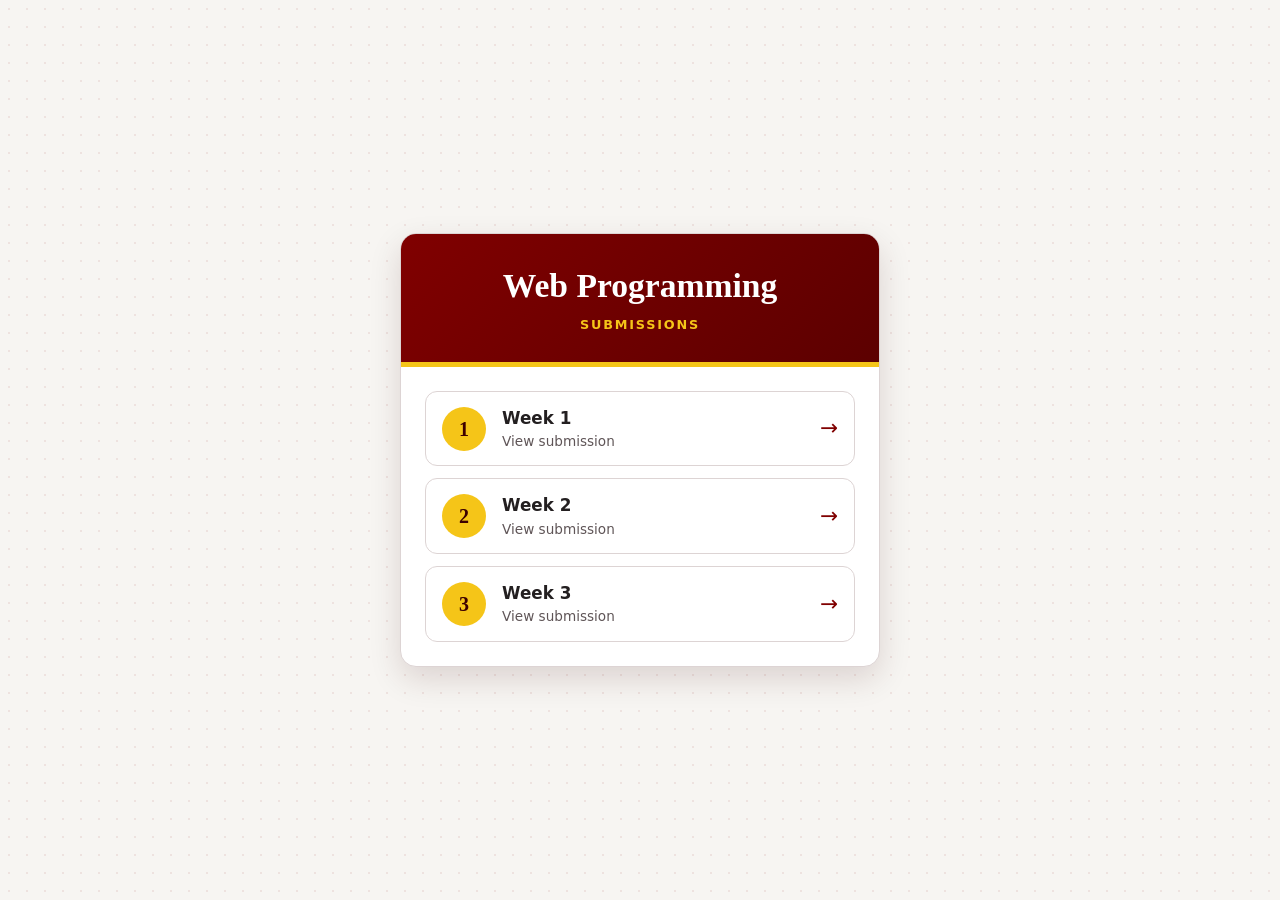
<file: index.html>
<!DOCTYPE html>
<html lang="en">
<head>
  <meta charset="utf-8">
  <meta name="viewport" content="width=device-width, initial-scale=1">
  <meta name="description" content="Weekly submissions for Web Programming.">
  <meta name="theme-color" content="#800000">
  <title>Web Programming</title>
  <link rel="icon" type="image/png" href="https://www.pup.edu.ph/resources/images/logo.png">
  <style>
    :root {
      --brand: #800000;
      --brand-dark: #5c0000;
      --accent: #f5c518;
      --on-accent: #3d0000;
      --page: #f7f5f2;
      --dot: rgba(128, 0, 0, .08);
      --surface: #ffffff;
      --text: #231f20;
      --muted: #5f5557;
      --link: #800000;
      --border: #ddd4d4;
      color-scheme: light dark;
    }

    * { box-sizing: border-box; }

    body {
      margin: 0;
      min-height: 100vh;
      display: grid;
      place-items: center;
      padding: 24px 16px;
      font-family: "Segoe UI", system-ui, -apple-system, Roboto, sans-serif;
      line-height: 1.5;
      color: var(--text);
      background-color: var(--page);
      background-image: radial-gradient(var(--dot) 1px, transparent 1.5px);
      background-size: 18px 18px;
    }

    /* The card */
    main {
      width: 100%;
      max-width: 480px;
      background: var(--surface);
      border: 1px solid var(--border);
      border-radius: 16px;
      overflow: hidden;
      box-shadow: 0 12px 32px rgba(60, 0, 0, .14);
    }

    header {
      background: linear-gradient(135deg, var(--brand), var(--brand-dark));
      border-bottom: 5px solid var(--accent);
      color: #ffffff;
      text-align: center;
      padding: 32px 24px 28px;
    }
    h1 {
      font-family: Georgia, "Times New Roman", serif;
      font-size: clamp(1.6rem, 7vw, 2.1rem);
      line-height: 1.2;
      margin: 0;
    }
    header p {
      margin: 8px 0 0;
      color: var(--accent);
      font-size: .8rem;
      font-weight: 700;
      letter-spacing: .14em;
      text-transform: uppercase;
    }

    /* Week links */
    ul {
      list-style: none;
      display: grid;
      gap: 12px;
      margin: 0;
      padding: 24px;
    }
    a {
      display: flex;
      align-items: center;
      gap: 16px;
      padding: 14px 16px;
      border: 1px solid var(--border);
      border-radius: 12px;
      color: var(--text);
      text-decoration: none;
      transition: transform .2s, border-color .2s, box-shadow .2s;
    }
    a:hover {
      border-color: var(--link);
      box-shadow: 0 6px 16px rgba(60, 0, 0, .14);
      transform: translateY(-2px);
    }
    a:focus-visible {
      outline: 3px solid var(--accent);
      outline-offset: 2px;
    }

    .number {
      flex: none;
      display: grid;
      place-items: center;
      width: 44px;
      height: 44px;
      border-radius: 50%;
      background: var(--accent);
      color: var(--on-accent);
      font-family: Georgia, "Times New Roman", serif;
      font-size: 1.25rem;
      font-weight: 700;
    }
    .label { display: grid; }
    .label strong { font-size: 1.05rem; }
    .label small { color: var(--muted); font-size: .85rem; }
    .arrow {
      margin-left: auto;
      color: var(--link);
      font-size: 1.35rem;
      transition: transform .2s;
    }
    a:hover .arrow { transform: translateX(4px); }

    /* Small phones: less spacing so the text stays on one line */
    @media (max-width: 380px) {
      ul { padding: 16px; }
      a { gap: 12px; padding: 12px; }
    }

    @media (prefers-color-scheme: dark) {
      :root {
        --brand: #8f1d24;
        --brand-dark: #6e1218;
        --page: #171112;
        --dot: rgba(255, 255, 255, .06);
        --surface: #251a1c;
        --text: #f1e7e8;
        --muted: #c9b6b8;
        --link: #f5c518;
        --border: #4a3436;
      }
    }

    @media (prefers-reduced-motion: reduce) {
      a, .arrow { transition: none; }
      a:hover, a:hover .arrow { transform: none; }
    }
  </style>
</head>
<body>
  <main>
    <header>
      <h1>Web Programming</h1>
      <p>Submissions</p>
    </header>

    <nav aria-label="Weekly submissions">
      <ul>
        <li>
          <a href="Week%201/index.html">
            <span class="number" aria-hidden="true">1</span>
            <span class="label"><strong>Week 1</strong><small>View submission</small></span>
            <span class="arrow" aria-hidden="true">&rarr;</span>
          </a>
        </li>
        <li>
          <a href="Week%202/index.html">
            <span class="number" aria-hidden="true">2</span>
            <span class="label"><strong>Week 2</strong><small>View submission</small></span>
            <span class="arrow" aria-hidden="true">&rarr;</span>
          </a>
        </li>
        <li>
          <a href="Week%203/index.html">
            <span class="number" aria-hidden="true">3</span>
            <span class="label"><strong>Week 3</strong><small>View submission</small></span>
            <span class="arrow" aria-hidden="true">&rarr;</span>
          </a>
        </li>
      </ul>
    </nav>
  </main>
</body>
</html>
</file>
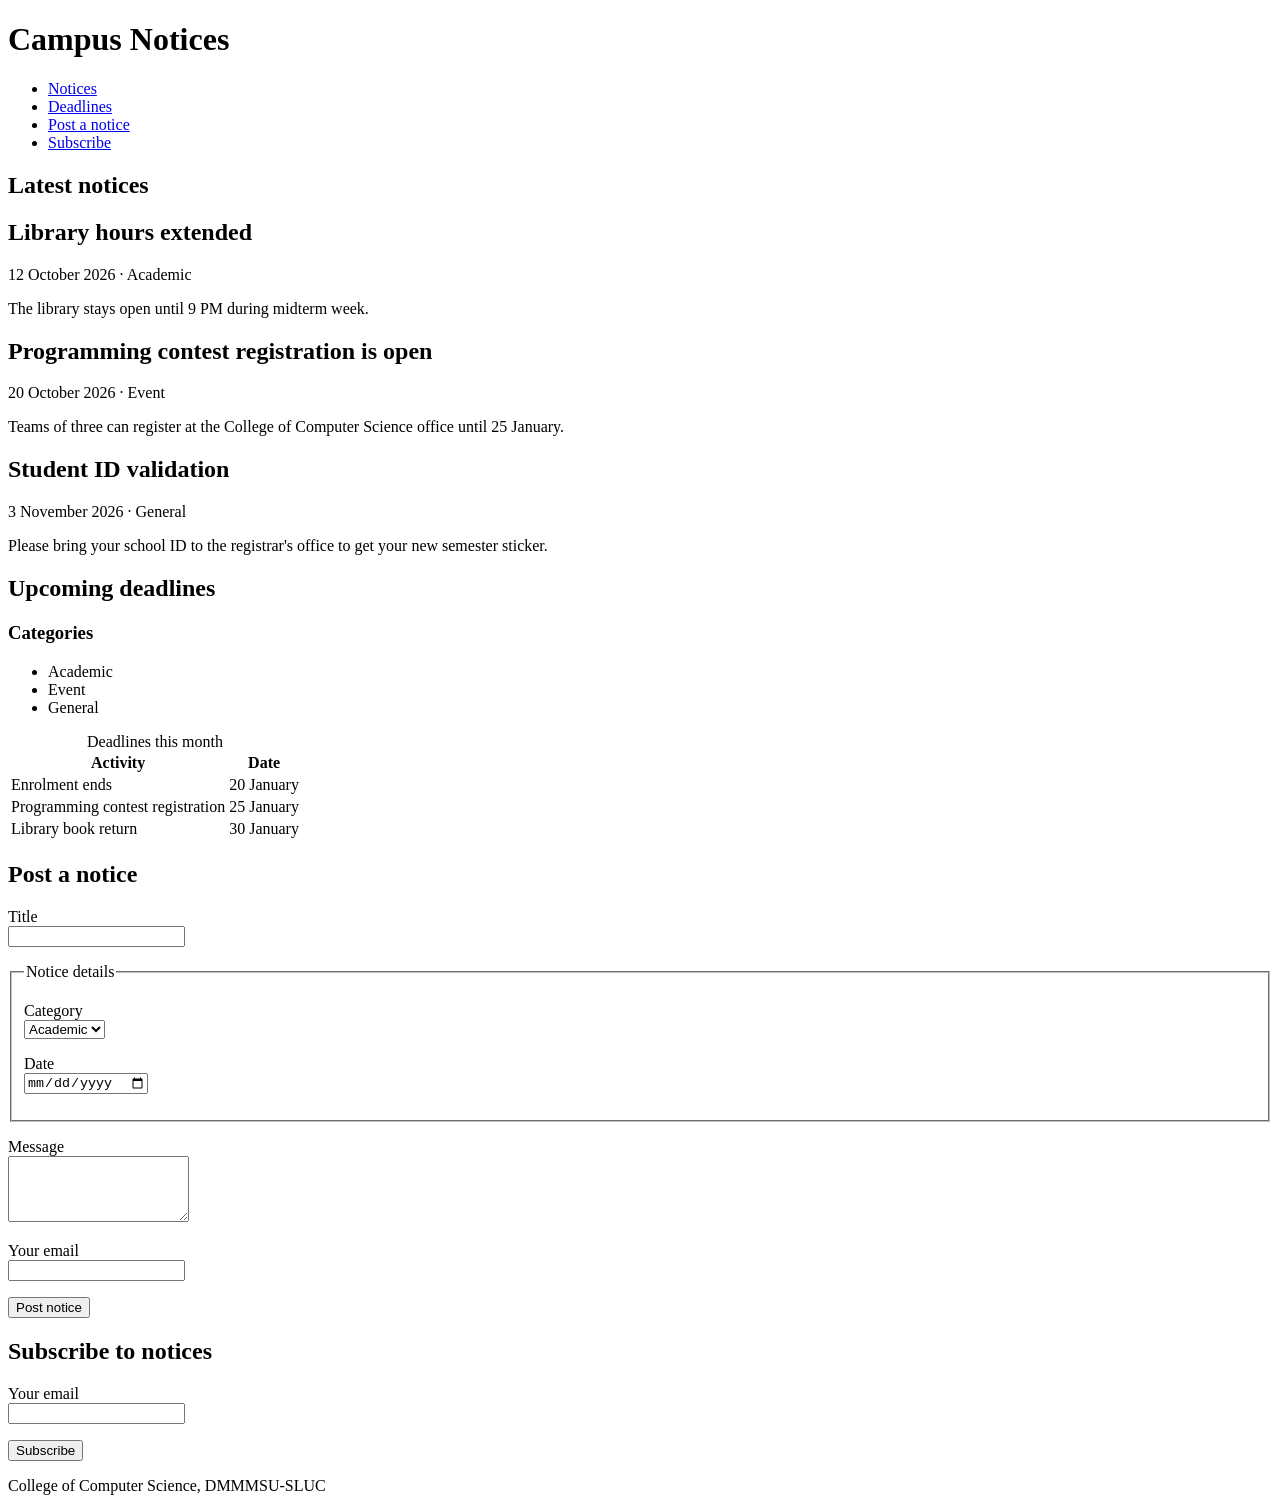
<file: Week 1/index.html>
<!DOCTYPE html>
<html lang="en">
<head>
  <meta charset="utf-8">
  <meta name="viewport" content="width=device-width, initial-scale=1">
  <meta name="description" content="Campus notices, upcoming deadlines and a form to post a notice.">
  <title>Campus Notices</title>
</head>
<body>
  <header>
    <h1>Campus Notices</h1>
    <nav aria-label="Main">
      <ul>
        <li><a href="#notices">Notices</a></li>
        <li><a href="#deadlines">Deadlines</a></li>
        <li><a href="#submit">Post a notice</a></li>
        <li><a href="#subscribe">Subscribe</a></li>
      </ul>
    </nav>
  </header>
  <main>
    <section id="notices">
      <h2>Latest notices</h2>

      <article class="notice">
        <h2>Library hours extended</h2>
        <p class="meta">
          <time datetime="2026-10-12">12 October 2026</time> · <span class="tag">Academic</span>
        </p>
        <p>The library stays open until 9 PM during midterm week.</p>
      </article>

      <article class="notice">
        <h2>Programming contest registration is open</h2>
        <p class="meta">
          <time datetime="2026-10-20">20 October 2026</time> · <span class="tag">Event</span>
        </p>
        <p>Teams of three can register at the College of Computer Science office until 25 January.</p>
      </article>

      <article class="notice">
        <h2>Student ID validation</h2>
        <p class="meta">
          <time datetime="2026-11-03">3 November 2026</time> · <span class="tag">General</span>
        </p>
        <p>Please bring your school ID to the registrar's office to get your new semester sticker.</p>
      </article>
    </section>

    <section id="deadlines">
      <h2>Upcoming deadlines</h2>

      <h3>Categories</h3>
      <ul>
        <li>Academic</li>
        <li>Event</li>
        <li>General</li>
      </ul>

      <table>
        <caption>Deadlines this month</caption>
        <thead>
          <tr><th scope="col">Activity</th><th scope="col">Date</th></tr>
        </thead>
        <tbody>
          <tr><td>Enrolment ends</td><td>20 January</td></tr>
          <tr><td>Programming contest registration</td><td>25 January</td></tr>
          <tr><td>Library book return</td><td>30 January</td></tr>
        </tbody>
      </table>
    </section>

    <section id="submit">
      <h2>Post a notice</h2>
      <form action="#" method="post">
        <p>
          <label for="title">Title</label><br>
          <input type="text" id="title" name="title" required maxlength="100">
        </p>
        <fieldset>
          <legend>Notice details</legend>
          <p>
            <label for="category">Category</label><br>
            <select id="category" name="category">
              <option value="academic">Academic</option>
              <option value="event">Event</option>
              <option value="general">General</option>
            </select>
          </p>
          <p>
            <label for="date">Date</label><br>
            <input type="date" id="date" name="date">
          </p>
        </fieldset>
        <p>
          <label for="message">Message</label><br>
          <textarea id="message" name="message" rows="4" required></textarea>
        </p>
        <p>
          <label for="email">Your email</label><br>
          <input type="email" id="email" name="email" required>
        </p>
        <button type="submit">Post notice</button>
      </form>
    </section>

    <section id="subscribe">
      <h2>Subscribe to notices</h2>
      <form action="#" method="post">
        <p>
          <label for="sub-email">Your email</label><br>
          <input type="email" id="sub-email" name="subscriber-email" required>
        </p>
        <button type="submit">Subscribe</button>
      </form>
    </section>
  </main>
  <footer>
    <p>College of Computer Science, DMMMSU-SLUC</p>
  </footer>
</body>
</html>
</file>
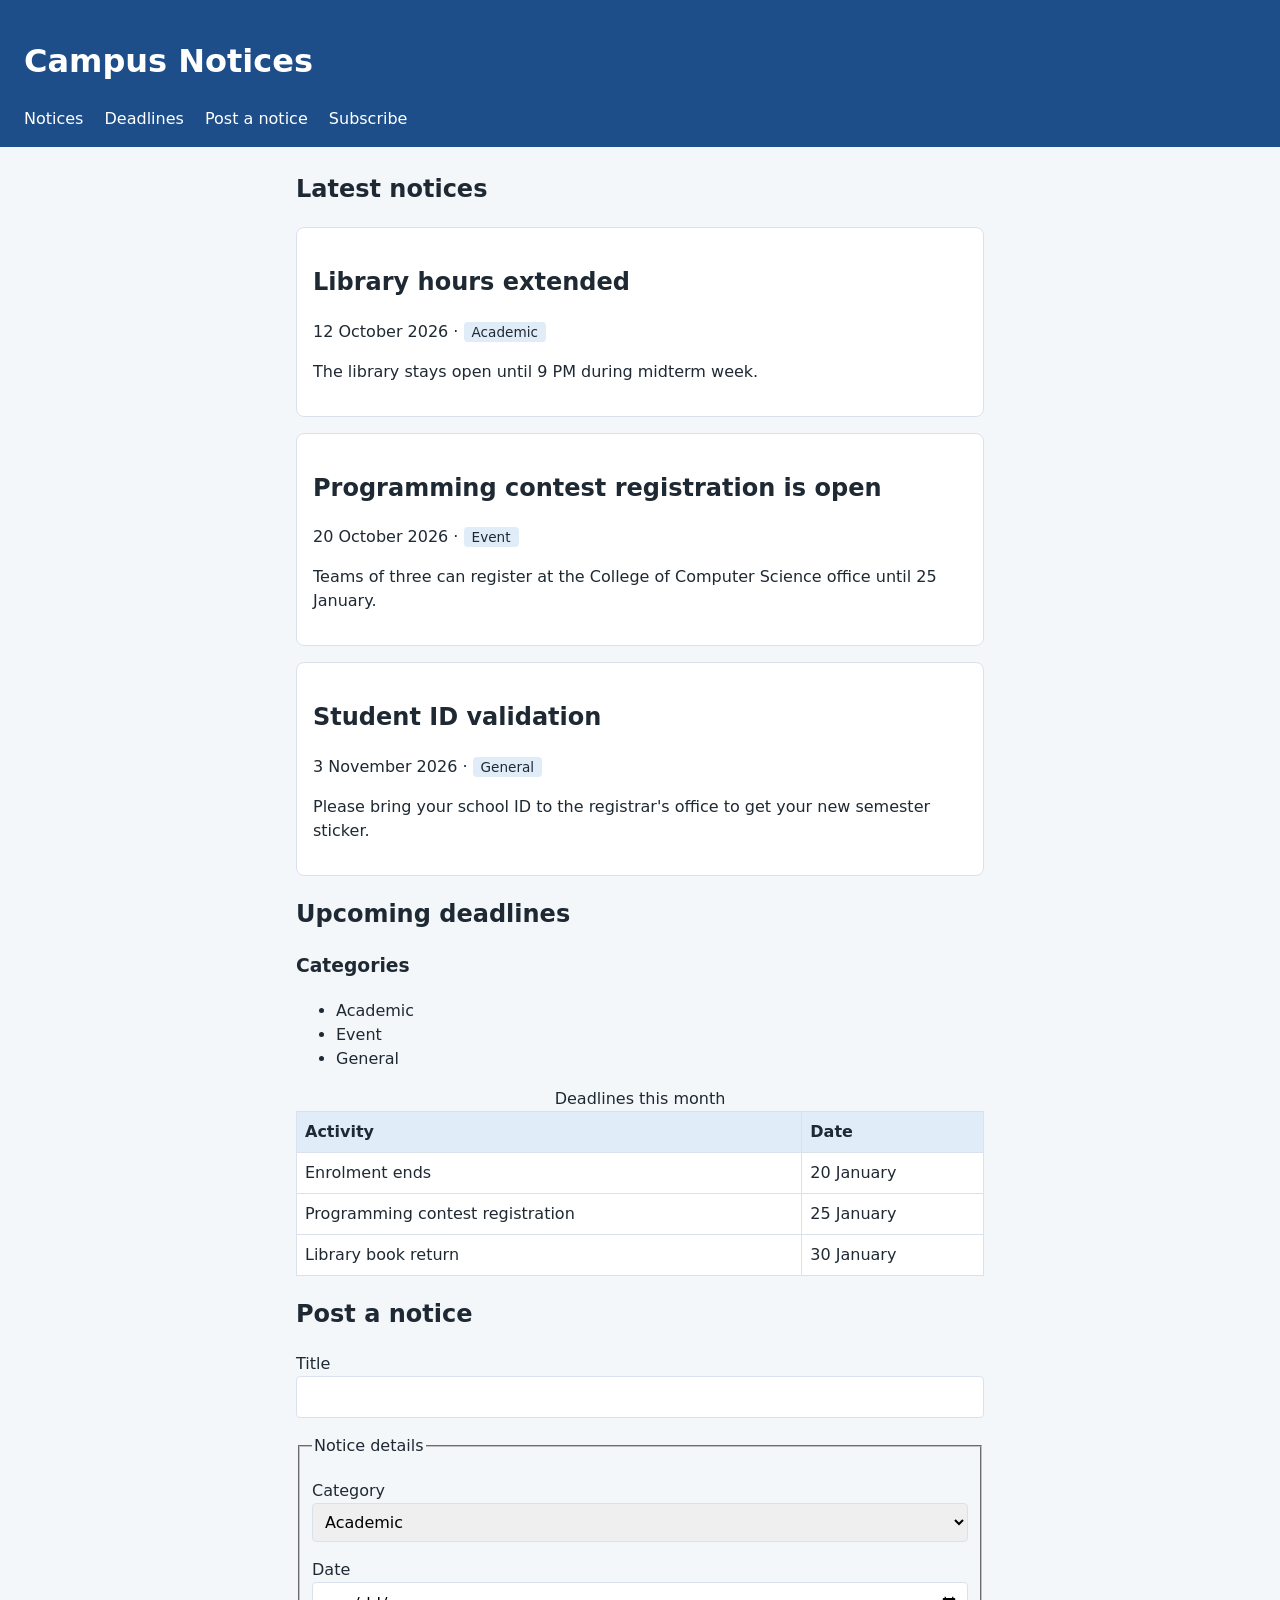
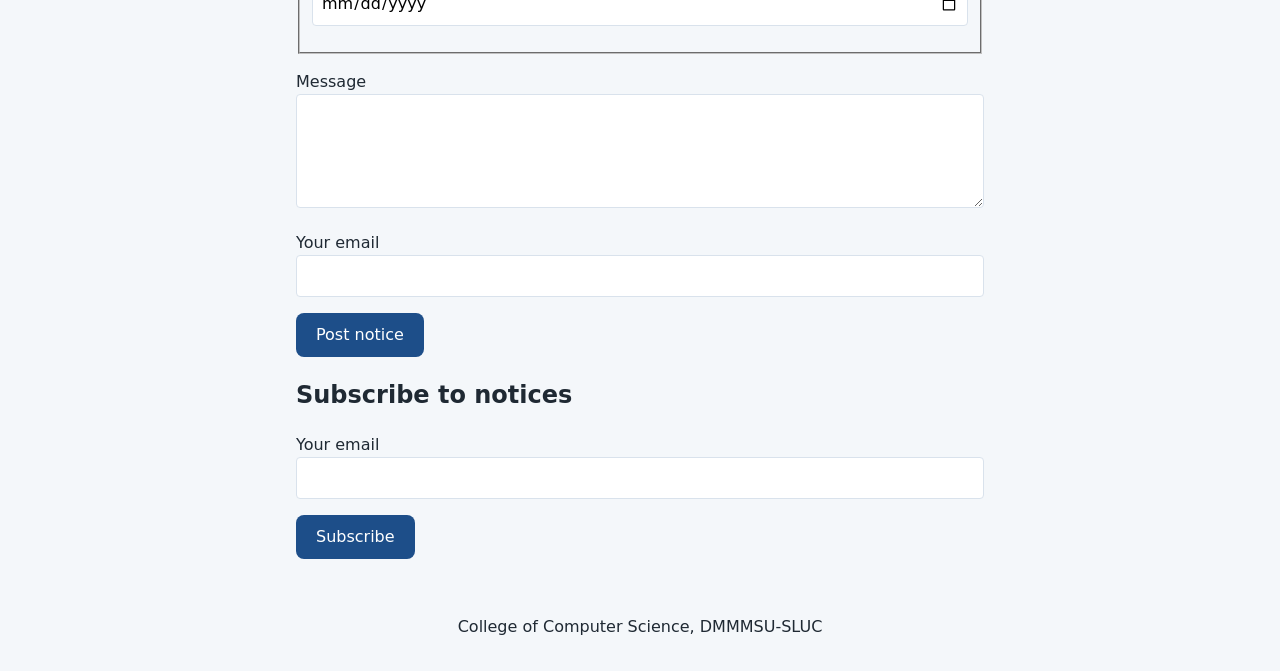
<file: Week 2/index.html>
<!DOCTYPE html>
<html lang="en">
<head>
  <meta charset="utf-8">
  <meta name="viewport" content="width=device-width, initial-scale=1">
  <meta name="description" content="Campus notices, upcoming deadlines and a form to post a notice.">
  <title>Campus Notices</title>
  <link rel="stylesheet" href="styles.css">
</head>
<body>
  <header>
    <h1>Campus Notices</h1>
    <nav aria-label="Main">
      <ul>
        <li><a href="#notices">Notices</a></li>
        <li><a href="#deadlines">Deadlines</a></li>
        <li><a href="#submit">Post a notice</a></li>
        <li><a href="#subscribe">Subscribe</a></li>
      </ul>
    </nav>
  </header>
  <main>
    <section id="notices">
      <h2>Latest notices</h2>

      <article class="notice">
        <h2>Library hours extended</h2>
        <p class="meta">
          <time datetime="2026-10-12">12 October 2026</time> · <span class="tag">Academic</span>
        </p>
        <p>The library stays open until 9 PM during midterm week.</p>
      </article>

      <article class="notice">
        <h2>Programming contest registration is open</h2>
        <p class="meta">
          <time datetime="2026-10-20">20 October 2026</time> · <span class="tag">Event</span>
        </p>
        <p>Teams of three can register at the College of Computer Science office until 25 January.</p>
      </article>

      <article class="notice">
        <h2>Student ID validation</h2>
        <p class="meta">
          <time datetime="2026-11-03">3 November 2026</time> · <span class="tag">General</span>
        </p>
        <p>Please bring your school ID to the registrar's office to get your new semester sticker.</p>
      </article>
    </section>

    <section id="deadlines">
      <h2>Upcoming deadlines</h2>

      <h3>Categories</h3>
      <ul>
        <li>Academic</li>
        <li>Event</li>
        <li>General</li>
      </ul>

      <table>
        <caption>Deadlines this month</caption>
        <thead>
          <tr><th scope="col">Activity</th><th scope="col">Date</th></tr>
        </thead>
        <tbody>
          <tr><td>Enrolment ends</td><td>20 January</td></tr>
          <tr><td>Programming contest registration</td><td>25 January</td></tr>
          <tr><td>Library book return</td><td>30 January</td></tr>
        </tbody>
      </table>
    </section>

    <section id="submit">
      <h2>Post a notice</h2>
      <form action="#" method="post">
        <p>
          <label for="title">Title</label><br>
          <input type="text" id="title" name="title" required maxlength="100">
        </p>
        <fieldset>
          <legend>Notice details</legend>
          <p>
            <label for="category">Category</label><br>
            <select id="category" name="category">
              <option value="academic">Academic</option>
              <option value="event">Event</option>
              <option value="general">General</option>
            </select>
          </p>
          <p>
            <label for="date">Date</label><br>
            <input type="date" id="date" name="date">
          </p>
        </fieldset>
        <p>
          <label for="message">Message</label><br>
          <textarea id="message" name="message" rows="4" required></textarea>
        </p>
        <p>
          <label for="email">Your email</label><br>
          <input type="email" id="email" name="email" required>
        </p>
        <button type="submit">Post notice</button>
      </form>
    </section>

    <section id="subscribe">
      <h2>Subscribe to notices</h2>
      <form action="#" method="post">
        <p>
          <label for="sub-email">Your email</label><br>
          <input type="email" id="sub-email" name="subscriber-email" required>
        </p>
        <button type="submit">Subscribe</button>
      </form>
    </section>
  </main>
  <footer>
    <p>College of Computer Science, DMMMSU-SLUC</p>
  </footer>
</body>
</html>
</file>
<file: Week 2/styles.css>
:root {
  --brand: #1d4e89;
  --brand-soft: #e0ecf8;
  --surface: #ffffff;
  --page: #f4f7fa;
  --text: #1f2933;
  --border: #d9e2ec;
  --radius: 8px;
}

* { box-sizing: border-box; }

body {
  font-family: system-ui, sans-serif;
  font-size: 1rem;
  line-height: 1.5;
  margin: 0;
  background: var(--page);
  color: var(--text);
}

header {
  background: var(--brand);
  color: white;
  padding: 16px 24px;
}

main {
  max-width: 720px;
  margin: 24px auto;
  padding: 0 16px;
}

.notice {
  background: var(--surface);
  border: 1px solid var(--border);
  border-radius: var(--radius);
  padding: 16px;
  margin-bottom: 16px;
}

.tag {
  background: var(--brand-soft);
  border-radius: 4px;
  padding: 2px 8px;
  font-size: 0.85rem;
}

footer {
  text-align: center;
  padding: 16px;
}

nav ul { list-style: none; margin: 0; padding: 0; }
nav li { display: inline-block; margin-right: 16px; }
nav a { color: white; text-decoration: none; }
nav a:hover { text-decoration: underline; }

table { border-collapse: collapse; width: 100%; background: var(--surface); }
th, td { border: 1px solid var(--border); padding: 8px; text-align: left; }
th { background: var(--brand-soft); }

input, select, textarea {
  width: 100%;
  padding: 8px;
  border: 1px solid var(--border);
  border-radius: 4px;
  font: inherit;
}
input:focus, select:focus, textarea:focus { outline: 3px solid var(--brand); }

button {
  background: var(--brand);
  color: white;
  border: 0;
  border-radius: var(--radius);
  padding: 10px 20px;
  font: inherit;
  cursor: pointer;
}
button:hover { background: #163b69; }

@media (prefers-color-scheme: dark) {
  :root {
    --brand: #2b6cb0;
    --brand-soft: #1c3552;
    --surface: #1b2733;
    --page: #121a22;
    --text: #e4ebf2;
    --border: #2f3e4d;
  }
}
</file>
